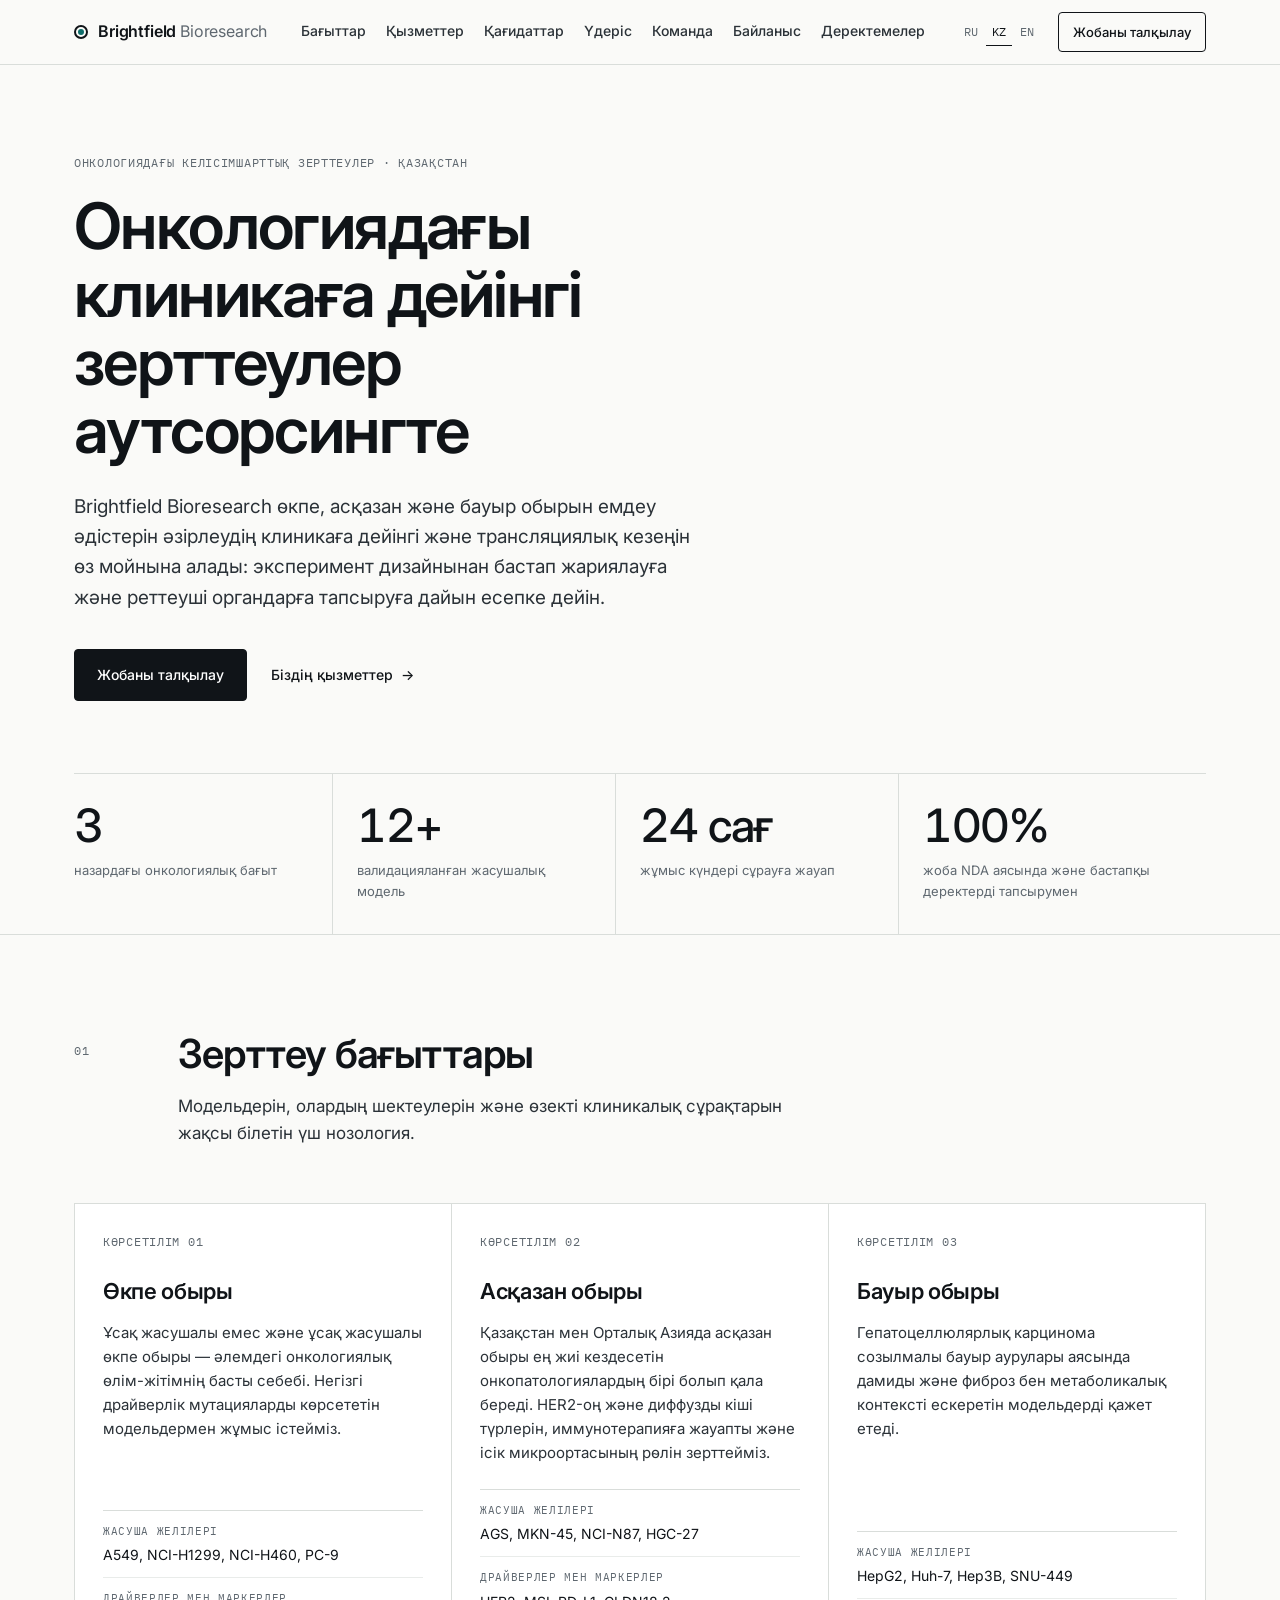
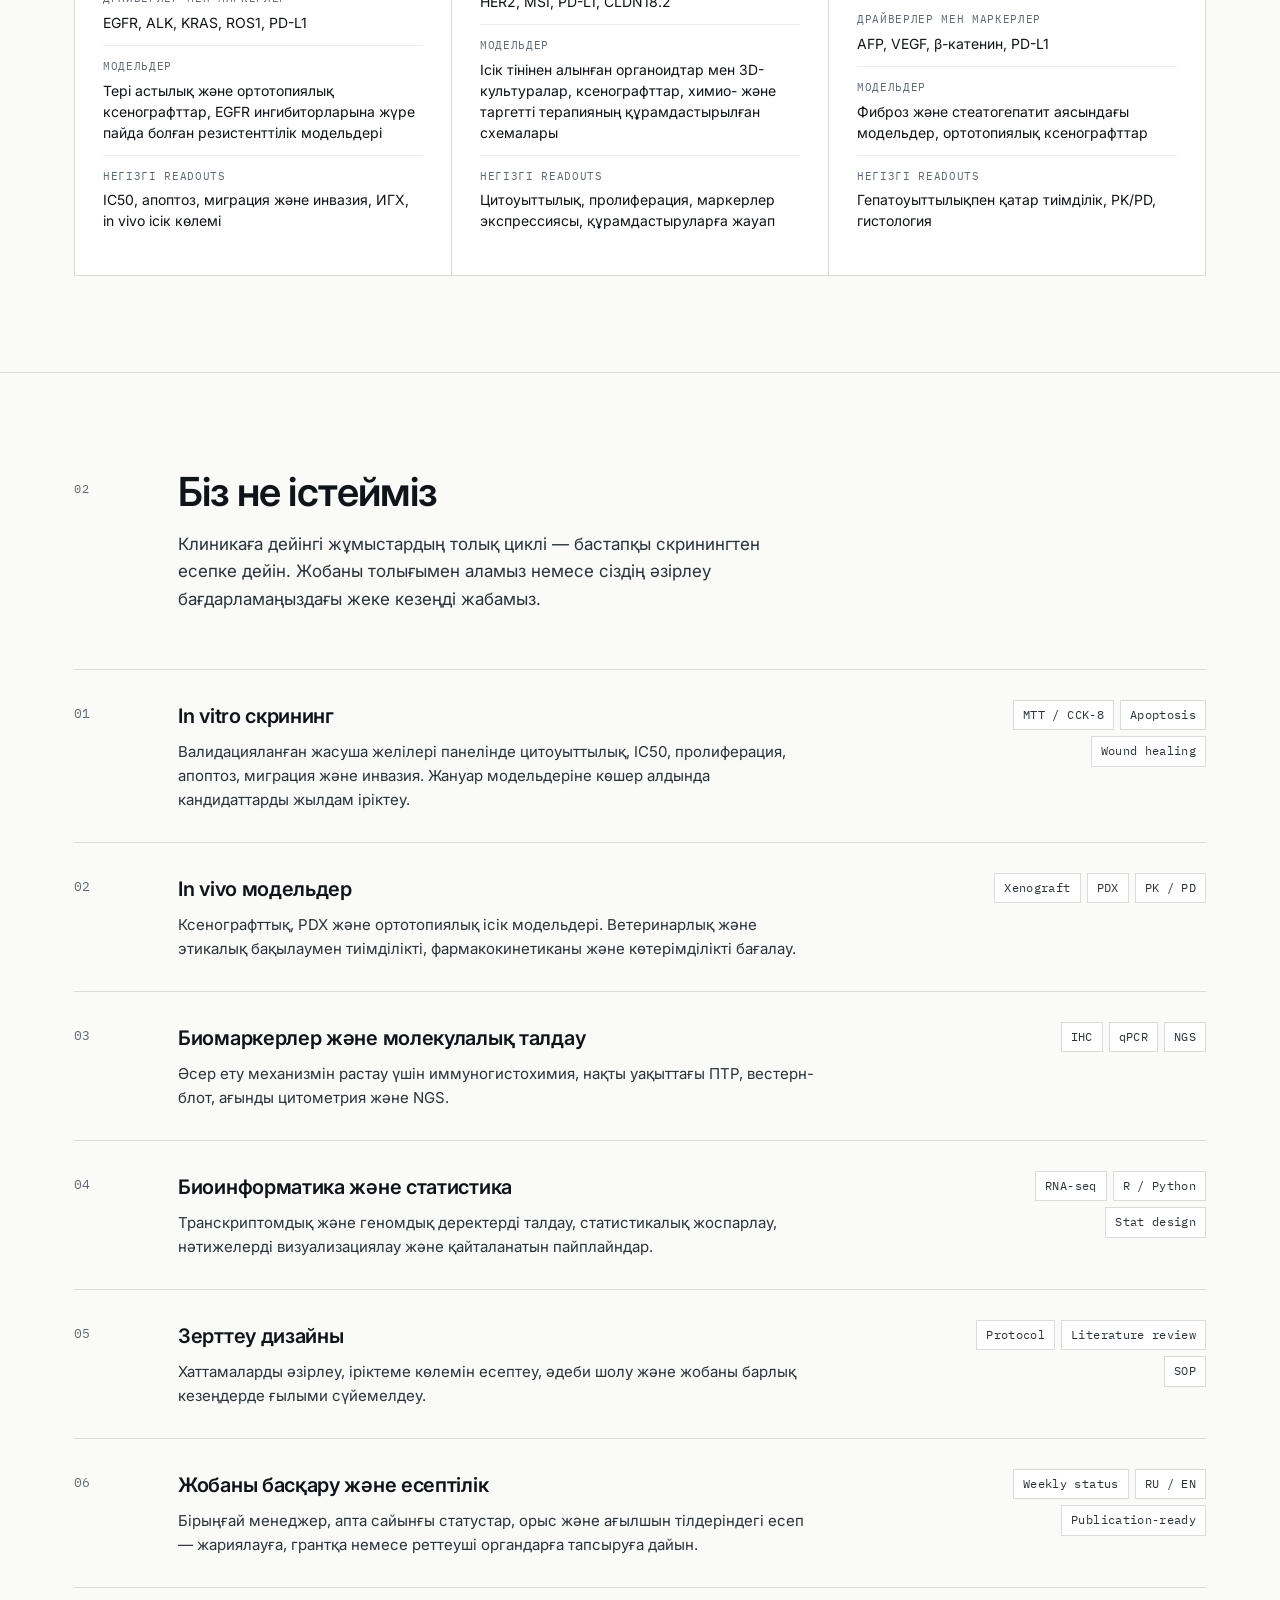
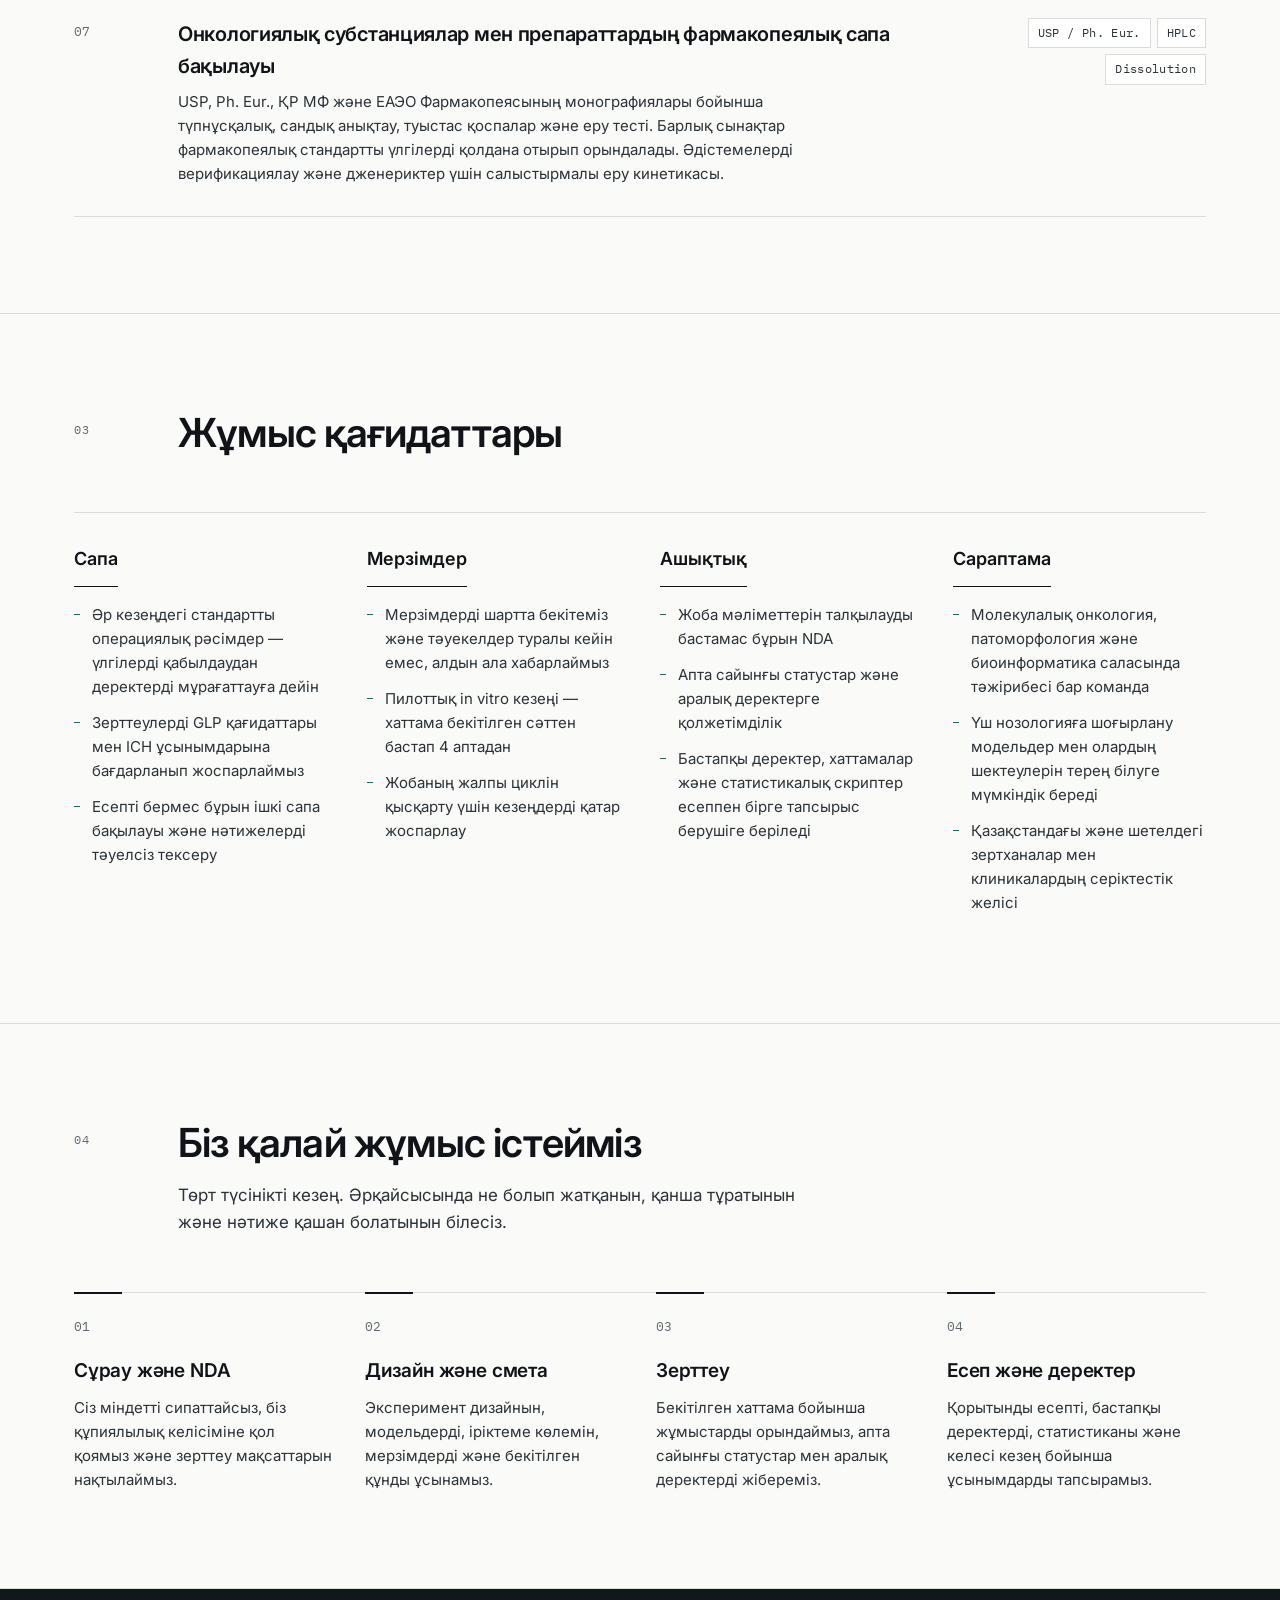
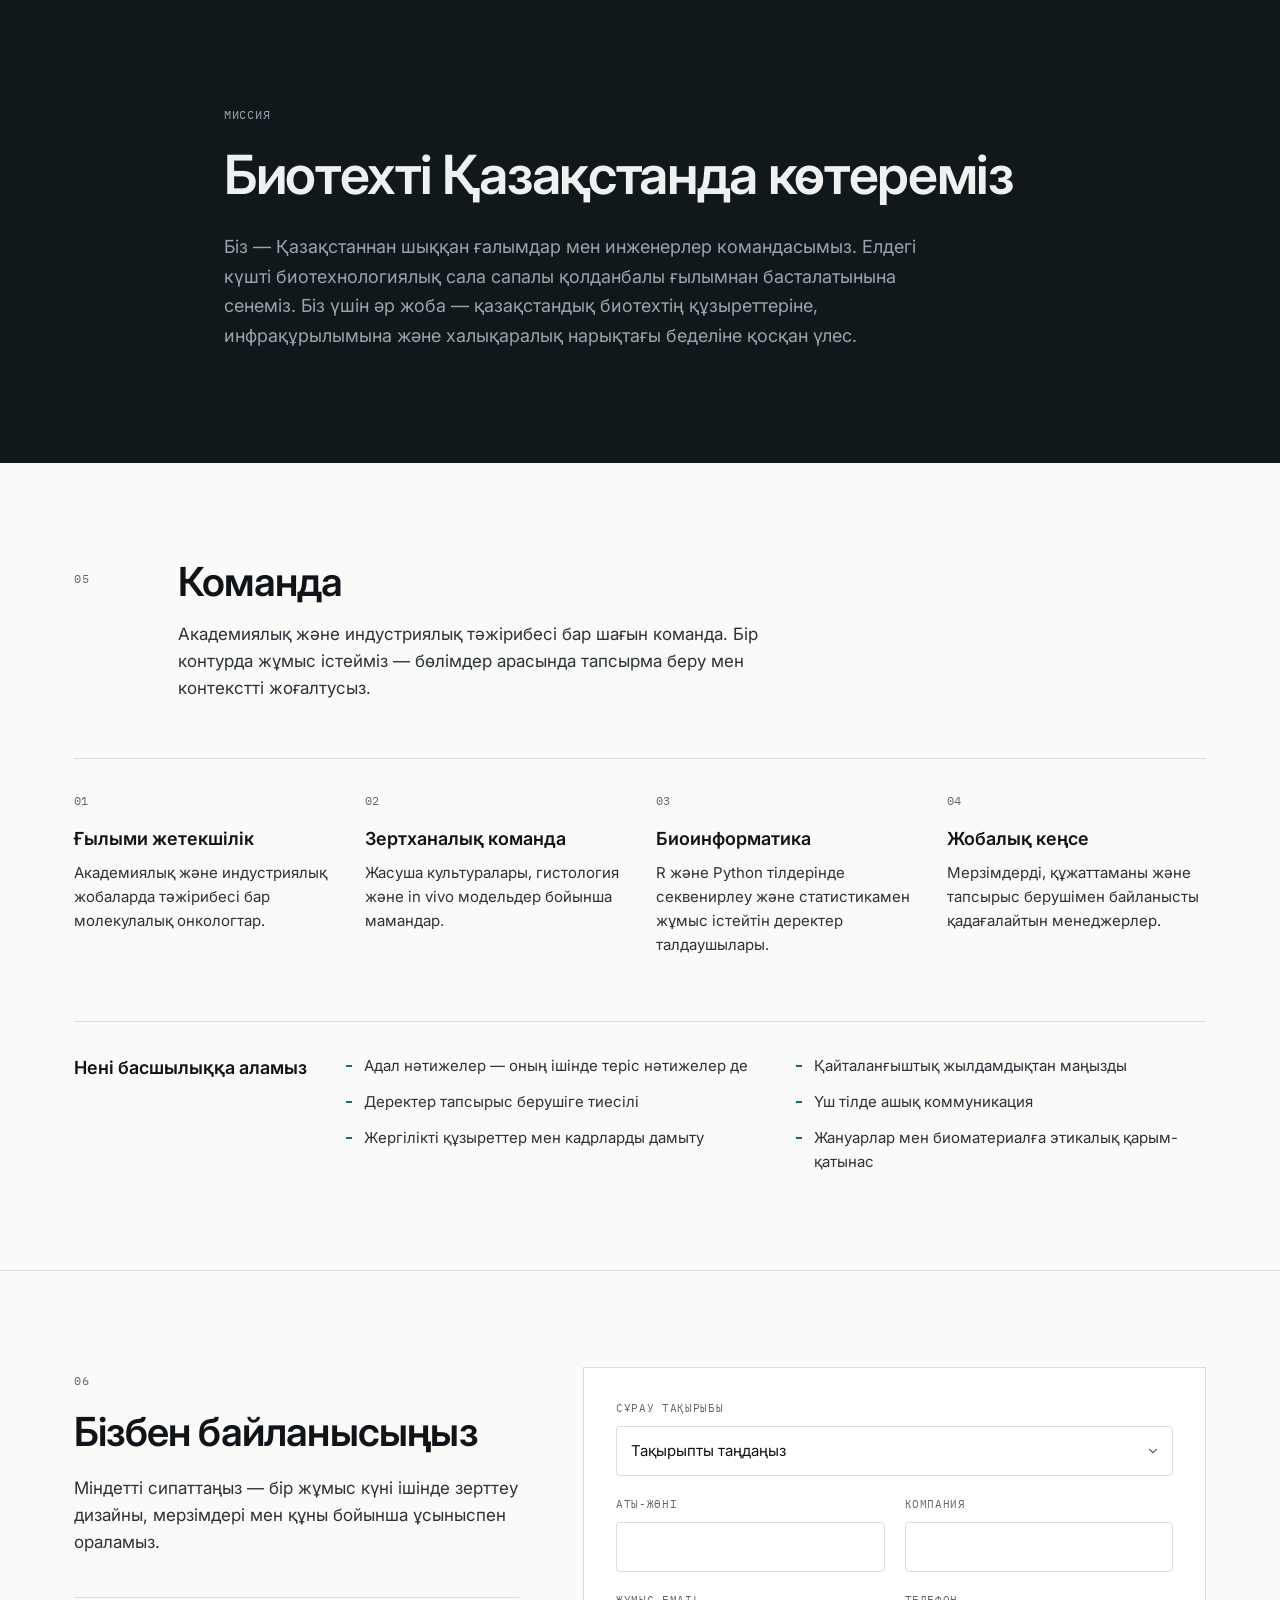
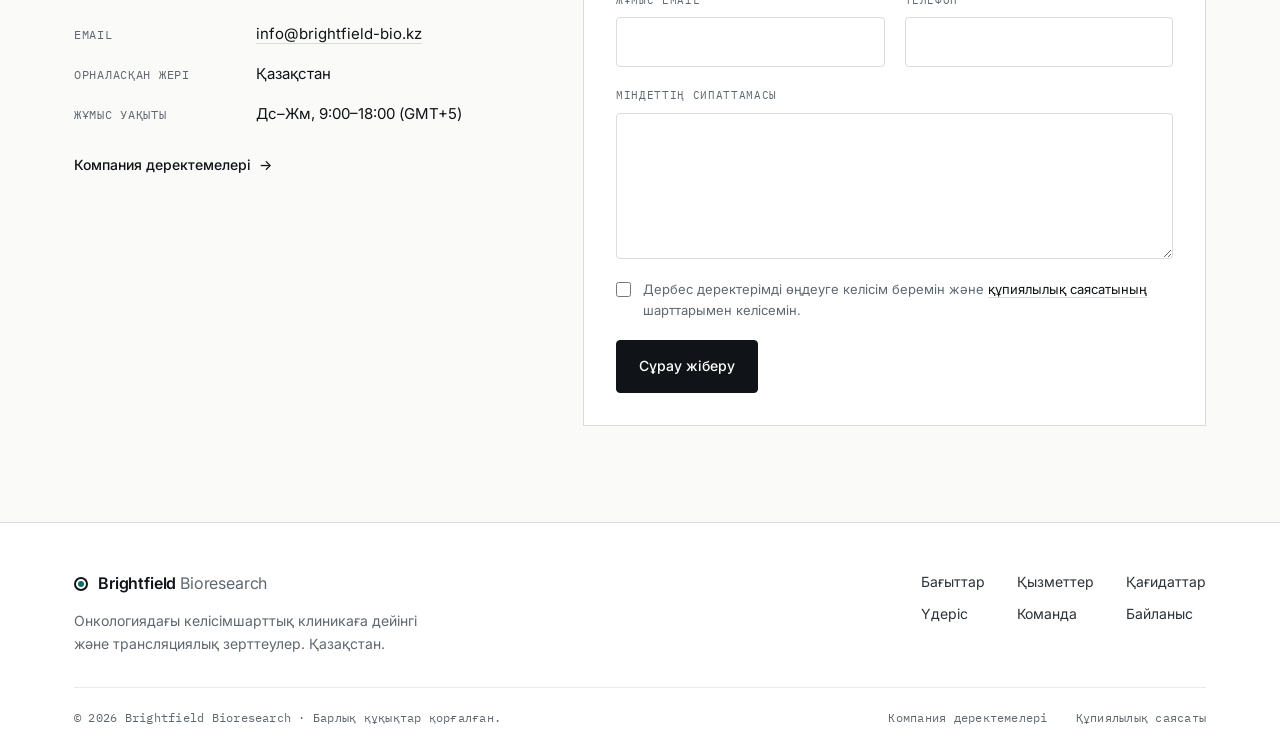
<file: index.html>
<!DOCTYPE html>
<html lang="kk">
<head>
  <meta charset="UTF-8">
  <meta name="viewport" content="width=device-width, initial-scale=1.0">
  <title data-i18n="meta.title">Brightfield Bioresearch — онкологиядағы келісімшарттық зерттеулер</title>
  <meta name="description" data-i18n-content="meta.desc" content="Brightfield Bioresearch — Қазақстаннан шыққан зерттеу командасы. Өкпе, асқазан және бауыр обырын емдеу әдістерін әзірлеушілер үшін клиникаға дейінгі және трансляциялық зерттеулер.">
  <meta property="og:title" data-i18n-content="meta.title" content="Brightfield Bioresearch">
  <meta property="og:description" data-i18n-content="meta.desc" content="">
  <meta property="og:type" content="website">
  <meta name="theme-color" content="#fafaf8">
  <link rel="icon" href="favicon.svg" type="image/svg+xml">
  <link rel="preconnect" href="https://fonts.googleapis.com">
  <link rel="preconnect" href="https://fonts.gstatic.com" crossorigin>
  <link href="https://fonts.googleapis.com/css2?family=IBM+Plex+Mono:wght@400;500&family=Inter:wght@400;500;600&display=swap" rel="stylesheet">
  <link rel="stylesheet" href="css/style.css">
</head>
<body>

<a class="skip" href="#main" data-i18n="a11y.skip">К содержанию</a>

<!-- ================= HEADER ================= -->
<header class="header" id="header">
  <div class="container header__inner">
    <a href="#top" class="logo" aria-label="Brightfield Bioresearch">
      <span class="logo__mark" aria-hidden="true"></span>
      <span class="logo__text">Brightfield <span>Bioresearch</span></span>
    </a>

    <nav class="nav" id="nav" aria-label="Main">
      <a href="#areas" data-i18n="nav.areas">Направления</a>
      <a href="#services" data-i18n="nav.services">Услуги</a>
      <a href="#why" data-i18n="nav.why">Почему мы</a>
      <a href="#process" data-i18n="nav.process">Процесс</a>
      <a href="#team" data-i18n="nav.team">Команда</a>
      <a href="#contact" data-i18n="nav.contact">Контакты</a>
      <a href="requisites.html" data-i18n="nav.requisites">Реквизиты</a>
    </nav>

    <div class="header__tools">
      <div class="lang" role="group" aria-label="Language">
        <button type="button" data-lang="ru">RU</button>
        <button type="button" data-lang="kk">KZ</button>
        <button type="button" data-lang="en">EN</button>
      </div>
      <a href="#contact" class="btn btn--small header__cta" data-i18n="nav.cta">Обсудить проект</a>
      <button class="burger" id="burger" type="button" aria-label="Menu" aria-expanded="false" aria-controls="nav">
        <span></span><span></span>
      </button>
    </div>
  </div>
</header>

<main id="main">

<!-- ================= HERO ================= -->
<section class="hero" id="top">
  <div class="container hero__inner">
    <div class="hero__content">
      <p class="label" data-i18n="hero.kicker">Контрактные исследования в онкологии · Казахстан</p>
      <h1 class="hero__title" data-i18n="hero.title">Доклинические исследования в онкологии на аутсорсе</h1>
      <p class="hero__lead" data-i18n="hero.lead"></p>
      <div class="hero__actions">
        <a href="#contact" class="btn btn--primary" data-i18n="hero.cta1">Обсудить проект</a>
        <a href="#services" class="link-arrow" data-i18n="hero.cta2">Наши услуги</a>
      </div>
    </div>
  </div>

  <div class="container">
    <ul class="stats">
      <li class="stat">
        <div class="stat__value"><span class="num" data-count="3">0</span></div>
        <p class="label" data-i18n="stats.s1">онкологических направления в фокусе</p>
      </li>
      <li class="stat">
        <div class="stat__value"><span class="num" data-count="12">0</span>+</div>
        <p class="label" data-i18n="stats.s2">валидированных клеточных моделей</p>
      </li>
      <li class="stat">
        <div class="stat__value"><span class="num" data-count="24">0</span><span data-i18n="stats.s3suffix"> ч</span></div>
        <p class="label" data-i18n="stats.s3">ответ на запрос в рабочие дни</p>
      </li>
      <li class="stat">
        <div class="stat__value"><span class="num" data-count="100">0</span>%</div>
        <p class="label" data-i18n="stats.s4">проектов под NDA и с передачей сырых данных</p>
      </li>
    </ul>
  </div>
</section>

<!-- ================= AREAS ================= -->
<section class="section" id="areas">
  <div class="container">
    <div class="section__head">
      <span class="label">01</span>
      <h2 class="section__title" data-i18n="areas.title">Направления исследований</h2>
      <p class="section__lead" data-i18n="areas.lead"></p>
    </div>
    <div class="areas" id="areasGrid"></div>
  </div>
</section>

<!-- ================= SERVICES ================= -->
<section class="section" id="services">
  <div class="container">
    <div class="section__head">
      <span class="label">02</span>
      <h2 class="section__title" data-i18n="services.title">Что мы делаем</h2>
      <p class="section__lead" data-i18n="services.lead"></p>
    </div>
    <ol class="services" id="servicesList"></ol>
  </div>
</section>

<!-- ================= WHY ================= -->
<section class="section" id="why">
  <div class="container">
    <div class="section__head">
      <span class="label">03</span>
      <h2 class="section__title" data-i18n="why.title">Принципы работы</h2>
    </div>
    <div class="why">
      <div class="why__col">
        <h3 class="why__title" data-i18n="why.quality.tab">Качество</h3>
        <ul class="list" data-i18n-list="why.quality.list"></ul>
      </div>
      <div class="why__col">
        <h3 class="why__title" data-i18n="why.time.tab">Сроки</h3>
        <ul class="list" data-i18n-list="why.time.list"></ul>
      </div>
      <div class="why__col">
        <h3 class="why__title" data-i18n="why.transparency.tab">Прозрачность</h3>
        <ul class="list" data-i18n-list="why.transparency.list"></ul>
      </div>
      <div class="why__col">
        <h3 class="why__title" data-i18n="why.expertise.tab">Экспертиза</h3>
        <ul class="list" data-i18n-list="why.expertise.list"></ul>
      </div>
    </div>
  </div>
</section>

<!-- ================= PROCESS ================= -->
<section class="section" id="process">
  <div class="container">
    <div class="section__head">
      <span class="label">04</span>
      <h2 class="section__title" data-i18n="process.title">Как мы работаем</h2>
      <p class="section__lead" data-i18n="process.lead"></p>
    </div>
    <ol class="steps" id="stepsList"></ol>
  </div>
</section>

<!-- ================= MISSION ================= -->
<section class="mission" id="mission">
  <div class="container mission__inner">
    <span class="label label--light" data-i18n="mission.label">Миссия</span>
    <h2 class="mission__title" data-i18n="mission.title">Поднимаем биотех в Казахстане</h2>
    <p class="mission__text" data-i18n="mission.text"></p>
  </div>
</section>

<!-- ================= TEAM ================= -->
<section class="section" id="team">
  <div class="container">
    <div class="section__head">
      <span class="label">05</span>
      <h2 class="section__title" data-i18n="team.title">Команда</h2>
      <p class="section__lead" data-i18n="team.lead"></p>
    </div>
    <div class="team" id="teamGrid"></div>
    <div class="principles">
      <h3 class="principles__title" data-i18n="team.principlesTitle">Принципы</h3>
      <ul class="principles__list" data-i18n-list="team.principles"></ul>
    </div>
  </div>
</section>

<!-- ================= CONTACT ================= -->
<section class="section section--last" id="contact">
  <div class="container">
    <div class="contact">
      <div class="contact__info">
        <span class="label">06</span>
        <h2 class="section__title" data-i18n="contact.title">Связаться с нами</h2>
        <p class="section__lead" data-i18n="contact.lead"></p>
        <dl class="contact__details">
          <div><dt class="label" data-i18n="contact.emailLabel">Email</dt><dd><a id="contactEmail" href="mailto:">—</a></dd></div>
          <div><dt class="label" data-i18n="contact.locationLabel">Локация</dt><dd data-i18n="contact.location">Казахстан</dd></div>
          <div><dt class="label" data-i18n="contact.hoursLabel">Часы работы</dt><dd data-i18n="contact.hours">Пн–Пт, 9:00–18:00 (GMT+5)</dd></div>
        </dl>
        <a class="link-arrow contact__req" href="requisites.html" data-i18n="footer.requisites">Реквизиты компании</a>
      </div>

      <form class="form" id="contactForm" novalidate>
        <div class="form__row">
          <label class="field">
            <span class="field__label" data-i18n="form.topic">Тема запроса</span>
            <select name="topic" id="topicSelect" required></select>
          </label>
        </div>
        <div class="form__row form__row--2">
          <label class="field">
            <span class="field__label" data-i18n="form.name">ФИО</span>
            <input type="text" name="name" required autocomplete="name">
          </label>
          <label class="field">
            <span class="field__label" data-i18n="form.company">Компания</span>
            <input type="text" name="company" autocomplete="organization">
          </label>
        </div>
        <div class="form__row form__row--2">
          <label class="field">
            <span class="field__label" data-i18n="form.email">Рабочий email</span>
            <input type="email" name="email" required autocomplete="email">
          </label>
          <label class="field">
            <span class="field__label" data-i18n="form.phone">Телефон</span>
            <input type="tel" name="phone" autocomplete="tel">
          </label>
        </div>
        <div class="form__row">
          <label class="field">
            <span class="field__label" data-i18n="form.message">Описание задачи</span>
            <textarea name="message" rows="5" required></textarea>
          </label>
        </div>
        <label class="check">
          <input type="checkbox" name="consent" required>
          <span data-i18n="form.consent">Я даю согласие на обработку персональных данных.</span>
        </label>
        <div class="form__footer">
          <button type="submit" class="btn btn--primary" data-i18n="form.submit">Отправить</button>
          <p class="form__status" id="formStatus" role="status" aria-live="polite"></p>
        </div>
      </form>
    </div>
  </div>
</section>

</main>

<!-- ================= FOOTER ================= -->
<footer class="footer">
  <div class="container footer__inner">
    <div class="footer__brand">
      <a href="#top" class="logo"><span class="logo__mark" aria-hidden="true"></span><span class="logo__text">Brightfield <span>Bioresearch</span></span></a>
      <p class="footer__tagline" data-i18n="footer.tagline"></p>
    </div>
    <nav class="footer__nav" aria-label="Footer">
      <a href="#areas" data-i18n="nav.areas">Направления</a>
      <a href="#services" data-i18n="nav.services">Услуги</a>
      <a href="#why" data-i18n="nav.why">Почему мы</a>
      <a href="#process" data-i18n="nav.process">Процесс</a>
      <a href="#team" data-i18n="nav.team">Команда</a>
      <a href="#contact" data-i18n="nav.contact">Контакты</a>
    </nav>
    <div class="footer__bottom">
      <p class="label"><span id="year"></span> Brightfield Bioresearch · <span data-i18n="footer.rights">Все права защищены.</span></p>
      <div class="footer__links"><a class="label" href="requisites.html" data-i18n="footer.requisites">Реквизиты компании</a><a class="label" href="privacy.html" data-i18n="footer.privacy">Политика конфиденциальности</a></div>
    </div>
  </div>
</footer>

<script src="js/i18n.js"></script>
<script src="js/main.js"></script>
</body>
</html>
</file>
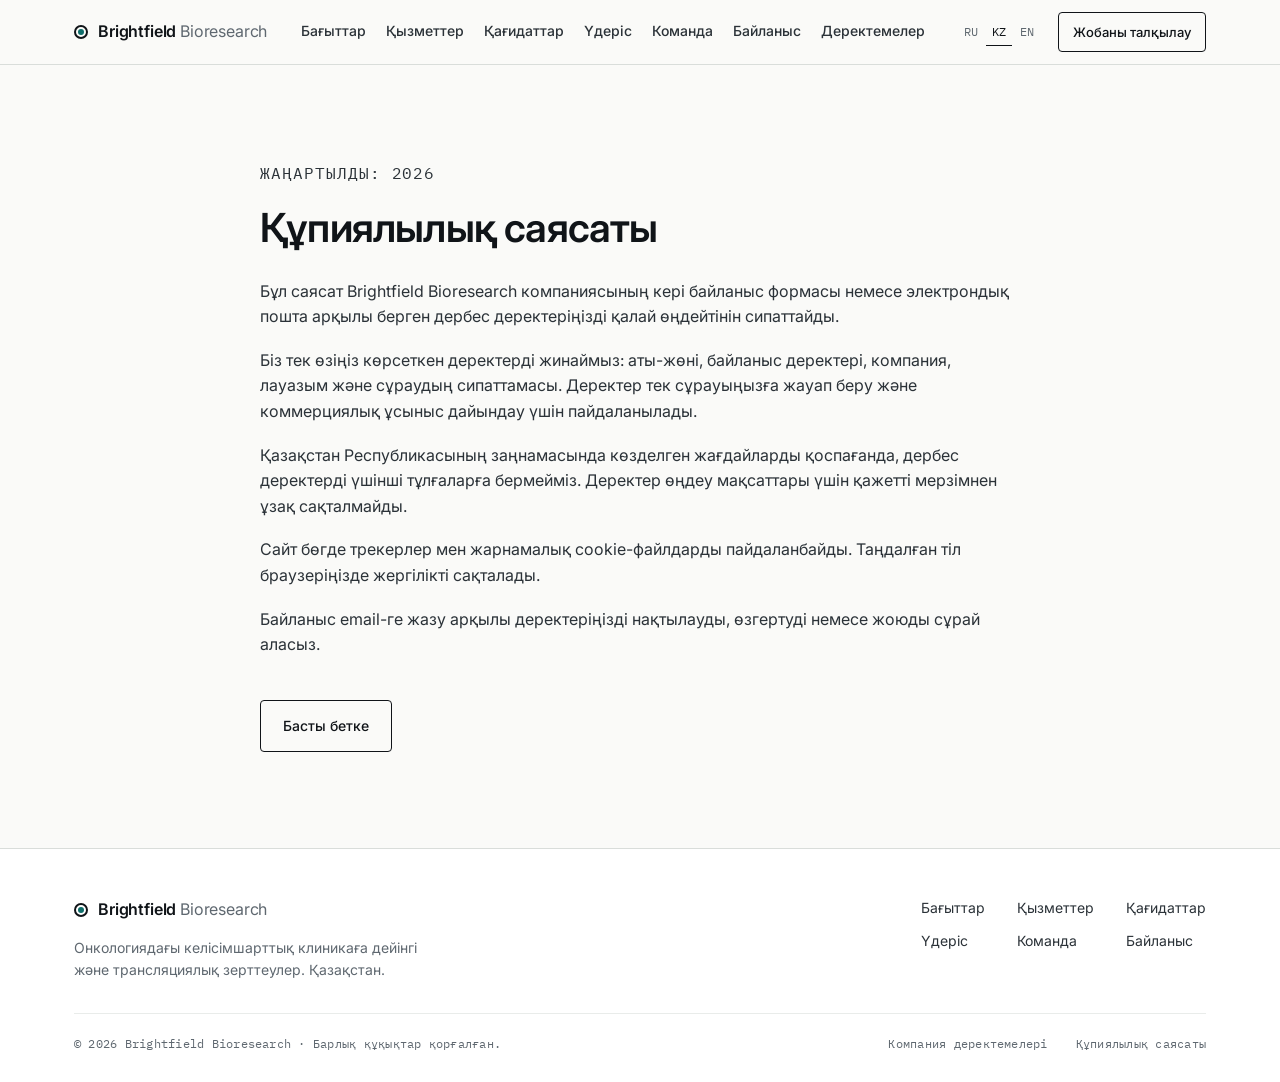
<file: privacy.html>
<!DOCTYPE html>
<html lang="kk">
<head>
  <meta charset="UTF-8">
  <meta name="viewport" content="width=device-width, initial-scale=1.0">
  <title data-i18n="privacy.title">Құпиялылық саясаты — Brightfield Bioresearch</title>
  <meta name="robots" content="noindex">
  <meta name="theme-color" content="#fafaf8">
  <link rel="icon" href="favicon.svg" type="image/svg+xml">
  <link rel="preconnect" href="https://fonts.googleapis.com">
  <link rel="preconnect" href="https://fonts.gstatic.com" crossorigin>
  <link href="https://fonts.googleapis.com/css2?family=IBM+Plex+Mono:wght@400;500&family=Inter:wght@400;500;600&display=swap" rel="stylesheet">
  <link rel="stylesheet" href="css/style.css">
  <style>
    .legal { max-width: 808px; }
    .legal .section__title { margin: 16px 0 28px; }
    .legal p { color: var(--ink-2); margin-bottom: 18px; font-size: 16px; }
    .legal .btn { margin-top: 24px; }
  </style>
</head>
<body>

<header class="header" id="header">
  <div class="container header__inner">
    <a href="index.html" class="logo" aria-label="Brightfield Bioresearch">
      <span class="logo__mark" aria-hidden="true"></span>
      <span class="logo__text">Brightfield <span>Bioresearch</span></span>
    </a>
    <nav class="nav" id="nav" aria-label="Main">
      <a href="index.html#areas" data-i18n="nav.areas">Направления</a>
      <a href="index.html#services" data-i18n="nav.services">Услуги</a>
      <a href="index.html#why" data-i18n="nav.why">Принципы</a>
      <a href="index.html#process" data-i18n="nav.process">Процесс</a>
      <a href="index.html#team" data-i18n="nav.team">Команда</a>
      <a href="index.html#contact" data-i18n="nav.contact">Контакты</a>
      <a href="requisites.html" data-i18n="nav.requisites">Реквизиты</a>
    </nav>
    <div class="header__tools">
      <div class="lang" role="group" aria-label="Language">
        <button type="button" data-lang="ru">RU</button>
        <button type="button" data-lang="kk">KZ</button>
        <button type="button" data-lang="en">EN</button>
      </div>
      <a href="index.html#contact" class="btn btn--small header__cta" data-i18n="nav.cta">Обсудить проект</a>
      <button class="burger" id="burger" type="button" aria-label="Menu" aria-expanded="false" aria-controls="nav">
        <span></span><span></span>
      </button>
    </div>
  </div>
</header>

<main id="main">
  <section class="section section--last">
    <div class="container legal">
      <p class="label"><span data-i18n="privacy.updated">Обновлено</span>: 2026</p>
      <h1 class="section__title" data-i18n="privacy.title">Политика конфиденциальности</h1>
      <div id="privacyBody"></div>
      <a href="index.html" class="btn" data-i18n="privacy.back">На главную</a>
    </div>
  </section>
</main>

<footer class="footer">
  <div class="container footer__inner">
    <div class="footer__brand">
      <a href="index.html" class="logo"><span class="logo__mark" aria-hidden="true"></span><span class="logo__text">Brightfield <span>Bioresearch</span></span></a>
      <p class="footer__tagline" data-i18n="footer.tagline"></p>
    </div>
    <nav class="footer__nav" aria-label="Footer">
      <a href="index.html#areas" data-i18n="nav.areas">Направления</a>
      <a href="index.html#services" data-i18n="nav.services">Услуги</a>
      <a href="index.html#why" data-i18n="nav.why">Принципы</a>
      <a href="index.html#process" data-i18n="nav.process">Процесс</a>
      <a href="index.html#team" data-i18n="nav.team">Команда</a>
      <a href="index.html#contact" data-i18n="nav.contact">Контакты</a>
    </nav>
    <div class="footer__bottom">
      <p class="label"><span id="year"></span> Brightfield Bioresearch · <span data-i18n="footer.rights">Все права защищены.</span></p>
      <div class="footer__links"><a class="label" href="requisites.html" data-i18n="footer.requisites">Реквизиты компании</a><a class="label" href="privacy.html" data-i18n="footer.privacy">Политика конфиденциальности</a></div>
    </div>
  </div>
</footer>

<script src="js/i18n.js"></script>
<script src="js/main.js"></script>
</body>
</html>
</file>
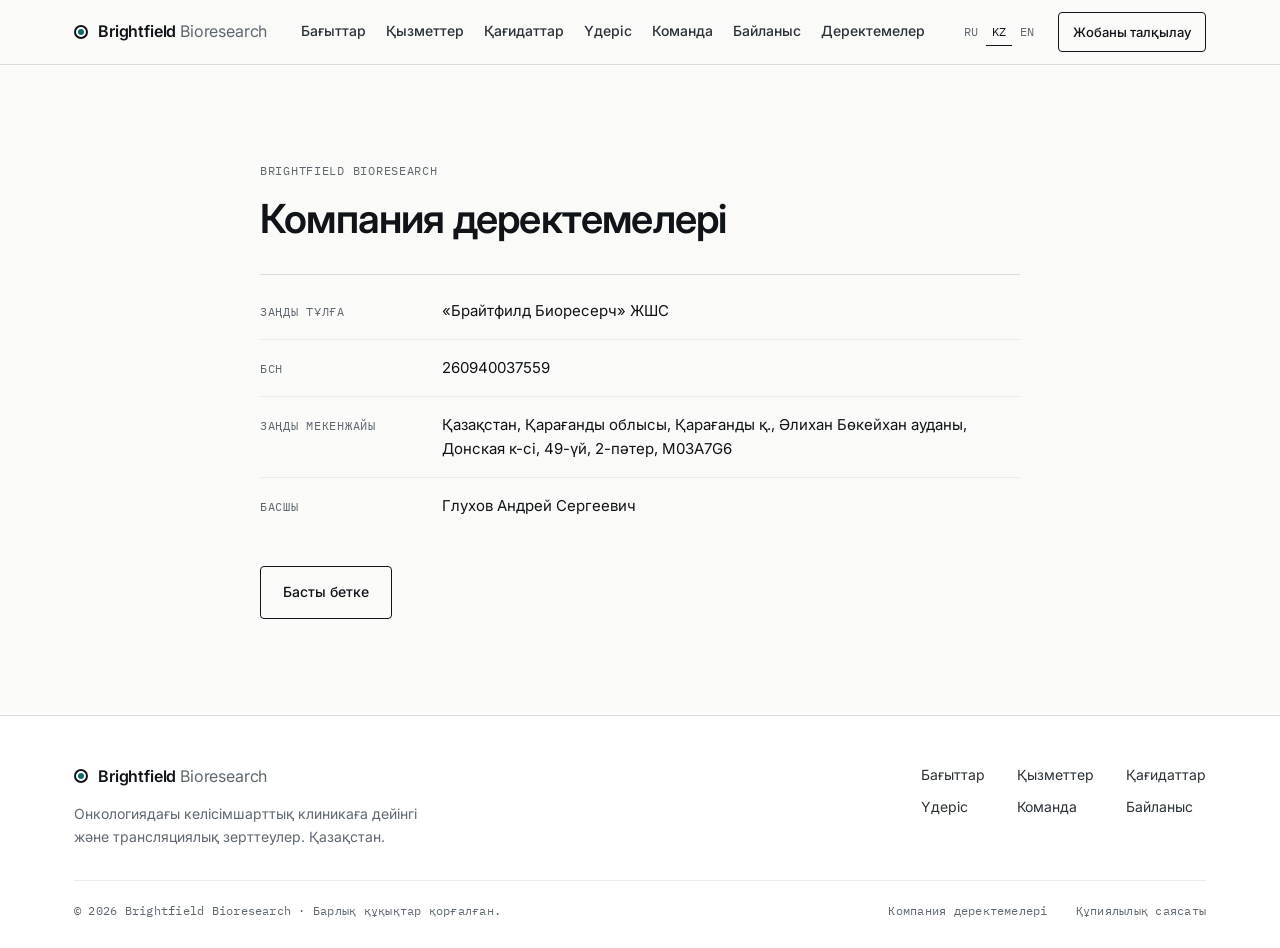
<file: requisites.html>
<!DOCTYPE html>
<html lang="kk">
<head>
  <meta charset="UTF-8">
  <meta name="viewport" content="width=device-width, initial-scale=1.0">
  <title data-i18n="footer.requisites">Компания деректемелері — Brightfield Bioresearch</title>
  <meta name="theme-color" content="#fafaf8">
  <link rel="icon" href="favicon.svg" type="image/svg+xml">
  <link rel="preconnect" href="https://fonts.googleapis.com">
  <link rel="preconnect" href="https://fonts.gstatic.com" crossorigin>
  <link href="https://fonts.googleapis.com/css2?family=IBM+Plex+Mono:wght@400;500&family=Inter:wght@400;500;600&display=swap" rel="stylesheet">
  <link rel="stylesheet" href="css/style.css">
  <style>
    .legal { max-width: 808px; }
    .legal .section__title { margin: 16px 0 8px; }
    .legal .contact__details { margin-top: 32px; }
    .legal .contact__details div { padding-bottom: 16px; border-bottom: 1px solid var(--line-soft); }
    .legal .contact__details div:last-child { border-bottom: 0; }
    .legal .btn { margin-top: 32px; }
  </style>
</head>
<body>

<header class="header" id="header">
  <div class="container header__inner">
    <a href="index.html" class="logo" aria-label="Brightfield Bioresearch">
      <span class="logo__mark" aria-hidden="true"></span>
      <span class="logo__text">Brightfield <span>Bioresearch</span></span>
    </a>
    <nav class="nav" id="nav" aria-label="Main">
      <a href="index.html#areas" data-i18n="nav.areas">Направления</a>
      <a href="index.html#services" data-i18n="nav.services">Услуги</a>
      <a href="index.html#why" data-i18n="nav.why">Принципы</a>
      <a href="index.html#process" data-i18n="nav.process">Процесс</a>
      <a href="index.html#team" data-i18n="nav.team">Команда</a>
      <a href="index.html#contact" data-i18n="nav.contact">Контакты</a>
      <a href="requisites.html" data-i18n="nav.requisites">Реквизиты</a>
    </nav>
    <div class="header__tools">
      <div class="lang" role="group" aria-label="Language">
        <button type="button" data-lang="ru">RU</button>
        <button type="button" data-lang="kk">KZ</button>
        <button type="button" data-lang="en">EN</button>
      </div>
      <a href="index.html#contact" class="btn btn--small header__cta" data-i18n="nav.cta">Обсудить проект</a>
      <button class="burger" id="burger" type="button" aria-label="Menu" aria-expanded="false" aria-controls="nav">
        <span></span><span></span>
      </button>
    </div>
  </div>
</header>

<main id="main">
  <section class="section section--last">
    <div class="container legal">
      <p class="label">Brightfield Bioresearch</p>
      <h1 class="section__title" data-i18n="footer.requisites">Реквизиты компании</h1>
      <dl class="contact__details" id="contactLegal"></dl>
      <a href="index.html" class="btn" data-i18n="privacy.back">На главную</a>
    </div>
  </section>
</main>

<footer class="footer">
  <div class="container footer__inner">
    <div class="footer__brand">
      <a href="index.html" class="logo"><span class="logo__mark" aria-hidden="true"></span><span class="logo__text">Brightfield <span>Bioresearch</span></span></a>
      <p class="footer__tagline" data-i18n="footer.tagline"></p>
    </div>
    <nav class="footer__nav" aria-label="Footer">
      <a href="index.html#areas" data-i18n="nav.areas">Направления</a>
      <a href="index.html#services" data-i18n="nav.services">Услуги</a>
      <a href="index.html#why" data-i18n="nav.why">Принципы</a>
      <a href="index.html#process" data-i18n="nav.process">Процесс</a>
      <a href="index.html#team" data-i18n="nav.team">Команда</a>
      <a href="index.html#contact" data-i18n="nav.contact">Контакты</a>
    </nav>
    <div class="footer__bottom">
      <p class="label"><span id="year"></span> Brightfield Bioresearch · <span data-i18n="footer.rights">Все права защищены.</span></p>
      <div class="footer__links"><a class="label" href="requisites.html" data-i18n="footer.requisites">Реквизиты компании</a><a class="label" href="privacy.html" data-i18n="footer.privacy">Политика конфиденциальности</a></div>
    </div>
  </div>
</footer>

<script src="js/i18n.js"></script>
<script src="js/main.js"></script>
</body>
</html>
</file>
<file: css/style.css>
/* =========================================================
   Brightfield Bioresearch — styles
   Editorial / scientific: paper background, hairlines,
   mono labels, one restrained accent. No decoration.
   ========================================================= */

:root {
  --font: "Inter", "Segoe UI", system-ui, -apple-system, Roboto, sans-serif;
  --mono: "IBM Plex Mono", "SFMono-Regular", Consolas, "Courier New", monospace;

  --bg: #fafaf8;
  --paper: #ffffff;
  --ink: #101418;
  --ink-2: #2b3238;
  --muted: #5f6870;
  --line: #d9ddda;
  --line-soft: #e9ecea;
  --accent: #0f6e6b;
  --accent-ink: #ffffff;
  --accent-soft: #e4f0ee;
  --dark: #10181c;
  --dark-text: #eef1f0;
  --dark-muted: #9aa5ab;
  --error: #b42318;

  --container: 1180px;
  --gutter: 24px;
  --radius: 4px;
}

* { box-sizing: border-box; }
html { scroll-behavior: smooth; -webkit-text-size-adjust: 100%; }
body {
  margin: 0;
  font-family: var(--font);
  font-size: 16px;
  line-height: 1.6;
  color: var(--ink);
  background: var(--bg);
  -webkit-font-smoothing: antialiased;
}
img, svg { display: block; max-width: 100%; }
a { color: inherit; text-decoration: none; }
ul, ol { margin: 0; padding: 0; list-style: none; }
h1, h2, h3, h4, p, dl, dd { margin: 0; }
button { font: inherit; color: inherit; background: none; border: 0; cursor: pointer; }
input, select, textarea { font: inherit; color: inherit; }

.container { width: 100%; max-width: var(--container); margin: 0 auto; padding: 0 var(--gutter); }
.sr-only { position: absolute; width: 1px; height: 1px; padding: 0; margin: -1px; overflow: hidden; clip: rect(0,0,0,0); white-space: nowrap; border: 0; }
.skip { position: absolute; left: -999px; top: 8px; background: var(--ink); color: #fff; padding: 8px 14px; z-index: 1000; }
.skip:focus { left: 8px; }

/* mono label used everywhere */
.label { font-family: var(--mono); font-size: 12px; letter-spacing: 0.06em; text-transform: uppercase; color: var(--muted); }
.label--light { color: var(--dark-muted); }

/* ---------- Header ---------- */
.header { position: sticky; top: 0; z-index: 100; background: rgba(250, 250, 248, 0.92); backdrop-filter: blur(8px); -webkit-backdrop-filter: blur(8px); border-bottom: 1px solid var(--line); }
.header__inner { display: flex; align-items: center; justify-content: space-between; gap: 24px; height: 64px; }

.logo { display: inline-flex; align-items: center; gap: 10px; font-weight: 600; letter-spacing: -0.01em; white-space: nowrap; }
.logo__mark { width: 14px; height: 14px; border: 2px solid var(--ink); border-radius: 50%; position: relative; flex: 0 0 auto; }
.logo__mark::after { content: ""; position: absolute; inset: 2px; background: var(--accent); border-radius: 50%; }
.logo__text { font-size: 16px; }
.logo__text span { font-weight: 400; color: var(--muted); }

.nav { display: flex; align-items: center; gap: 20px; font-size: 14px; font-weight: 500; }
.nav a { color: var(--ink-2); padding: 4px 0; border-bottom: 1px solid transparent; transition: border-color .15s, color .15s; }
.nav a:hover { border-bottom-color: var(--ink); }

.header__tools { display: flex; align-items: center; gap: 18px; }
.lang { display: flex; gap: 2px; font-family: var(--mono); font-size: 12px; letter-spacing: 0.06em; }
.lang button { padding: 4px 6px; color: var(--muted); border-bottom: 1px solid transparent; }
.lang button:hover { color: var(--ink); }
.lang button.is-active { color: var(--ink); border-bottom-color: var(--ink); }

.burger { display: none; width: 36px; height: 36px; flex-direction: column; justify-content: center; align-items: center; gap: 6px; }
.burger span { display: block; width: 20px; height: 1.5px; background: var(--ink); transition: transform .2s; }
.burger.is-open span:nth-child(1) { transform: translateY(3.75px) rotate(45deg); }
.burger.is-open span:nth-child(2) { transform: translateY(-3.75px) rotate(-45deg); }

/* ---------- Buttons ---------- */
.btn { display: inline-flex; align-items: center; justify-content: center; padding: 14px 22px; border-radius: var(--radius); font-size: 14px; font-weight: 500; border: 1px solid var(--ink); color: var(--ink); background: transparent; transition: background .15s, color .15s, border-color .15s; white-space: nowrap; }
.btn:hover { background: var(--ink); color: #fff; }
.btn--primary { background: var(--ink); color: #fff; }
.btn--primary:hover { background: var(--accent); border-color: var(--accent); }
.btn--small { padding: 9px 14px; font-size: 13px; }
.link-arrow { font-size: 14px; font-weight: 500; color: var(--ink); display: inline-flex; align-items: center; gap: 8px; }
.link-arrow::after { content: "→"; transition: transform .15s; }
.link-arrow:hover::after { transform: translateX(4px); }

/* ---------- Hero ---------- */
.hero { padding: 88px 0 0; border-bottom: 1px solid var(--line); }
.hero__inner { padding-bottom: 72px; }
.hero__content { max-width: 860px; }
.hero__title { margin-top: 20px; font-size: clamp(36px, 5vw, 64px); line-height: 1.06; font-weight: 600; letter-spacing: -0.025em; max-width: 16ch; }
.hero__lead { margin-top: 28px; font-size: 19px; line-height: 1.6; color: var(--ink-2); max-width: 640px; }
.hero__actions { display: flex; flex-wrap: wrap; align-items: center; gap: 24px; margin-top: 36px; }

.stats { display: grid; grid-template-columns: repeat(4, 1fr); border-top: 1px solid var(--line); }
.stat { padding: 28px 24px 32px 0; border-right: 1px solid var(--line); margin-right: 24px; }
.stat:last-child { border-right: 0; margin-right: 0; }
.stat__value { font-size: clamp(34px, 3.6vw, 46px); font-weight: 500; letter-spacing: -0.03em; line-height: 1; color: var(--ink); font-variant-numeric: tabular-nums; }
.stat .label { margin-top: 12px; text-transform: none; letter-spacing: 0; font-size: 13px; font-family: var(--font); }

/* ---------- Sections ---------- */
.section { padding: 96px 0; border-bottom: 1px solid var(--line); }
.section--last { border-bottom: 0; }
.section__head { display: grid; grid-template-columns: 80px 1fr; gap: 16px 24px; align-items: start; margin-bottom: 56px; max-width: 900px; }
.section__head .label { padding-top: 10px; }
.section__title { font-size: clamp(28px, 3.2vw, 40px); font-weight: 600; letter-spacing: -0.02em; line-height: 1.15; }
.section__lead { grid-column: 2; font-size: 17px; color: var(--ink-2); max-width: 640px; }

/* ---------- Areas ---------- */
.areas { display: grid; grid-template-columns: repeat(3, 1fr); border-top: 1px solid var(--line); border-left: 1px solid var(--line); }
.area { border-right: 1px solid var(--line); border-bottom: 1px solid var(--line); padding: 28px 28px 32px; background: var(--paper); display: flex; flex-direction: column; }
.area__index { margin-bottom: 22px; }
.area__title { font-size: 22px; font-weight: 600; letter-spacing: -0.015em; margin-bottom: 12px; }
.area__text { font-size: 15px; color: var(--ink-2); margin-bottom: 24px; }
.area__rows { margin-top: auto; border-top: 1px solid var(--line); }
.area__row { padding: 12px 0; border-bottom: 1px solid var(--line-soft); display: grid; gap: 4px; }
.area__row:last-child { border-bottom: 0; }
.area__row dt { font-family: var(--mono); font-size: 11px; letter-spacing: 0.06em; text-transform: uppercase; color: var(--muted); }
.area__row dd { font-size: 14px; line-height: 1.5; }

/* ---------- Services ---------- */
.services { border-top: 1px solid var(--line); }
.service { display: grid; grid-template-columns: 80px 1fr 260px; gap: 24px; padding: 30px 0; border-bottom: 1px solid var(--line); align-items: start; }
.service__index { font-family: var(--mono); font-size: 13px; color: var(--muted); padding-top: 4px; }
.service__title { font-size: 20px; font-weight: 600; letter-spacing: -0.015em; margin-bottom: 8px; }
.service__text { font-size: 15px; color: var(--ink-2); max-width: 640px; }
.service__tags { display: flex; flex-wrap: wrap; gap: 6px; justify-content: flex-end; }
.service__tags span { font-family: var(--mono); font-size: 11.5px; letter-spacing: 0.03em; padding: 5px 9px; border: 1px solid var(--line); color: var(--ink-2); background: var(--paper); }

/* ---------- Why ---------- */
.why { display: grid; grid-template-columns: repeat(4, 1fr); gap: 40px; border-top: 1px solid var(--line); padding-top: 32px; }
.why__title { font-size: 18px; font-weight: 600; margin-bottom: 16px; padding-bottom: 12px; border-bottom: 1px solid var(--ink); display: inline-block; }
.list li { position: relative; padding-left: 18px; margin-bottom: 12px; font-size: 15px; color: var(--ink-2); }
.list li::before { content: ""; position: absolute; left: 0; top: 11px; width: 6px; height: 1.5px; background: var(--accent); }

/* ---------- Process ---------- */
.steps { display: grid; grid-template-columns: repeat(4, 1fr); gap: 32px; border-top: 1px solid var(--line); }
.step { padding-top: 24px; position: relative; }
.step::before { content: ""; position: absolute; left: 0; top: -1px; width: 48px; height: 2px; background: var(--ink); }
.step__num { font-family: var(--mono); font-size: 13px; color: var(--muted); margin-bottom: 18px; }
.step__title { font-size: 19px; font-weight: 600; margin-bottom: 10px; letter-spacing: -0.01em; }
.step__text { font-size: 15px; color: var(--ink-2); }

/* ---------- Mission ---------- */
.mission { background: var(--dark); color: var(--dark-text); padding: 112px 0; }
.mission__inner { max-width: 880px; }
.mission__title { margin-top: 18px; font-size: clamp(30px, 4.4vw, 54px); font-weight: 600; letter-spacing: -0.025em; line-height: 1.1; }
.mission__text { margin-top: 28px; font-size: 18px; line-height: 1.65; color: var(--dark-muted); max-width: 720px; }

/* ---------- Team ---------- */
.team { display: grid; grid-template-columns: repeat(4, 1fr); gap: 32px; border-top: 1px solid var(--line); padding-top: 32px; }
.role__index { font-family: var(--mono); font-size: 12px; color: var(--muted); margin-bottom: 14px; }
.role__title { font-size: 18px; font-weight: 600; margin-bottom: 8px; }
.role__text { font-size: 15px; color: var(--ink-2); }
.principles { margin-top: 64px; display: grid; grid-template-columns: 240px 1fr; gap: 32px; border-top: 1px solid var(--line); padding-top: 32px; }
.principles__title { font-size: 18px; font-weight: 600; }
.principles__list { display: grid; grid-template-columns: 1fr 1fr; gap: 12px 40px; }
.principles__list li { font-size: 15px; color: var(--ink-2); padding-left: 18px; position: relative; }
.principles__list li::before { content: ""; position: absolute; left: 0; top: 11px; width: 6px; height: 1.5px; background: var(--accent); }

/* ---------- Contact ---------- */
.contact { display: grid; grid-template-columns: minmax(0, 5fr) minmax(0, 7fr); gap: 64px; align-items: start; }
.contact__info .section__title { margin-top: 16px; }
.contact__info .section__lead { margin-top: 20px; }
.contact__details { margin-top: 40px; display: grid; gap: 16px; border-top: 1px solid var(--line); padding-top: 24px; }
.contact__details div { display: grid; grid-template-columns: 170px 1fr; gap: 12px; align-items: baseline; }
.contact__req { margin-top: 28px; }
.footer__links { display: flex; flex-wrap: wrap; gap: 8px 28px; }
@media (max-width: 600px) { .contact__details div { grid-template-columns: 1fr; gap: 4px; } }
.contact__details dd { font-size: 15px; }
.contact__details a { border-bottom: 1px solid var(--line); }
.contact__details a:hover { border-bottom-color: var(--ink); }

.form { border: 1px solid var(--line); background: var(--paper); padding: 32px; display: grid; gap: 20px; }
.form__row { display: grid; gap: 20px; }
.form__row--2 { grid-template-columns: 1fr 1fr; }
.field { display: grid; gap: 8px; }
.field__label { font-family: var(--mono); font-size: 11px; letter-spacing: 0.06em; text-transform: uppercase; color: var(--muted); }
.field input, .field select, .field textarea { width: 100%; padding: 12px 14px; border: 1px solid var(--line); border-radius: var(--radius); background: var(--paper); outline: none; transition: border-color .15s; font-size: 15px; }
.field textarea { resize: vertical; min-height: 120px; }
.field select { appearance: none; -webkit-appearance: none; background-image: url("data:image/svg+xml;utf8,<svg xmlns='http://www.w3.org/2000/svg' width='14' height='14' viewBox='0 0 24 24' fill='none' stroke='%235f6870' stroke-width='2' stroke-linecap='round' stroke-linejoin='round'><path d='M6 9l6 6 6-6'/></svg>"); background-repeat: no-repeat; background-position: right 12px center; padding-right: 36px; cursor: pointer; }
.field input:focus, .field select:focus, .field textarea:focus { border-color: var(--ink); }
.field input.is-invalid, .field select.is-invalid, .field textarea.is-invalid { border-color: var(--error); }

.check { display: flex; gap: 12px; align-items: flex-start; font-size: 13px; color: var(--muted); cursor: pointer; }
.check input { margin: 3px 0 0; width: 15px; height: 15px; accent-color: var(--ink); flex: 0 0 auto; }
.check a { color: var(--ink); border-bottom: 1px solid var(--line); }
.check.is-invalid { color: var(--error); }
.form__footer { display: flex; align-items: center; gap: 20px; flex-wrap: wrap; }
.form__status { font-size: 14px; color: var(--muted); }
.form__status.is-ok { color: var(--accent); }
.form__status.is-err { color: var(--error); }

/* ---------- Footer ---------- */
.footer { border-top: 1px solid var(--line); padding: 48px 0 28px; background: var(--paper); }
.footer__inner { display: grid; grid-template-columns: 1fr auto; gap: 32px 64px; align-items: start; }
.footer__brand { display: grid; gap: 14px; }
.footer__tagline { font-size: 14px; color: var(--muted); max-width: 360px; }
.footer__nav { display: grid; grid-template-columns: repeat(3, auto); gap: 10px 32px; font-size: 14px; }
.footer__nav a { color: var(--ink-2); }
.footer__nav a:hover { color: var(--ink); }
.footer__bottom { grid-column: 1 / -1; display: flex; justify-content: space-between; gap: 16px; flex-wrap: wrap; padding-top: 20px; border-top: 1px solid var(--line-soft); }
.footer__bottom .label { text-transform: none; letter-spacing: 0.02em; }
.footer__bottom a:hover { color: var(--ink); }

/* ---------- Reveal ---------- */
.reveal { opacity: 0; transform: translateY(10px); transition: opacity .5s ease, transform .5s ease; }
.reveal.is-visible { opacity: 1; transform: none; }
@media (prefers-reduced-motion: reduce) { .reveal { opacity: 1; transform: none; transition: none; } html { scroll-behavior: auto; } }

/* =========================================================
   Responsive
   ========================================================= */
@media (max-width: 1240px) {
  .header__cta { display: none; }
}

@media (max-width: 1080px) {
  .service { grid-template-columns: 60px 1fr; }
  .service__tags { grid-column: 2; justify-content: flex-start; }
  .why, .steps, .team { grid-template-columns: repeat(2, 1fr); }
  .stats { grid-template-columns: repeat(2, 1fr); }
  .stat:nth-child(2) { border-right: 0; }
  .stat:nth-child(n+3) { border-top: 1px solid var(--line); }
}

@media (max-width: 1060px) {
  .nav { position: fixed; left: 0; right: 0; top: 64px; flex-direction: column; align-items: stretch; gap: 0; padding: 8px 24px 20px; background: var(--bg); border-bottom: 1px solid var(--line); transform: translateY(-8px); opacity: 0; visibility: hidden; transition: opacity .2s, transform .2s, visibility .2s; }
  .nav.is-open { transform: none; opacity: 1; visibility: visible; }
  .nav a { padding: 14px 0; border-bottom: 1px solid var(--line-soft); font-size: 16px; }
  .nav a:last-child { border-bottom: 0; }
  .burger { display: flex; }
  .header__cta { display: none; }
}

@media (max-width: 900px) {

  .hero { padding-top: 56px; }
  .hero__inner { padding-bottom: 48px; }
  .hero__title { max-width: none; }
  .section { padding: 72px 0; }
  .section__head { grid-template-columns: 1fr; gap: 12px; margin-bottom: 40px; }
  .section__head .label { padding-top: 0; }
  .section__lead { grid-column: 1; }
  .areas { grid-template-columns: 1fr; }
  .contact { grid-template-columns: 1fr; gap: 40px; }
  .principles { grid-template-columns: 1fr; }
  .principles__list { grid-template-columns: 1fr; }
  .mission { padding: 80px 0; }
  .footer__inner { grid-template-columns: 1fr; }
}

@media (max-width: 600px) {
  :root { --gutter: 18px; }
  .hero__title { font-size: 32px; }
  .hero__lead { font-size: 16px; }
  .stats { grid-template-columns: 1fr; }
  .stat { border-right: 0; margin-right: 0; border-top: 1px solid var(--line); padding: 20px 0; }
  .stat:first-child { border-top: 0; }
  .why, .steps, .team { grid-template-columns: 1fr; }
  .service { grid-template-columns: 1fr; gap: 10px; }
  .service__index { grid-column: 1; }
  .service__tags { grid-column: 1; }
  .form { padding: 20px; }
  .form__row--2 { grid-template-columns: 1fr; }
  .btn { width: 100%; }
  .hero__actions { flex-direction: column; align-items: stretch; }
  .link-arrow { justify-content: center; }
}
</file>
